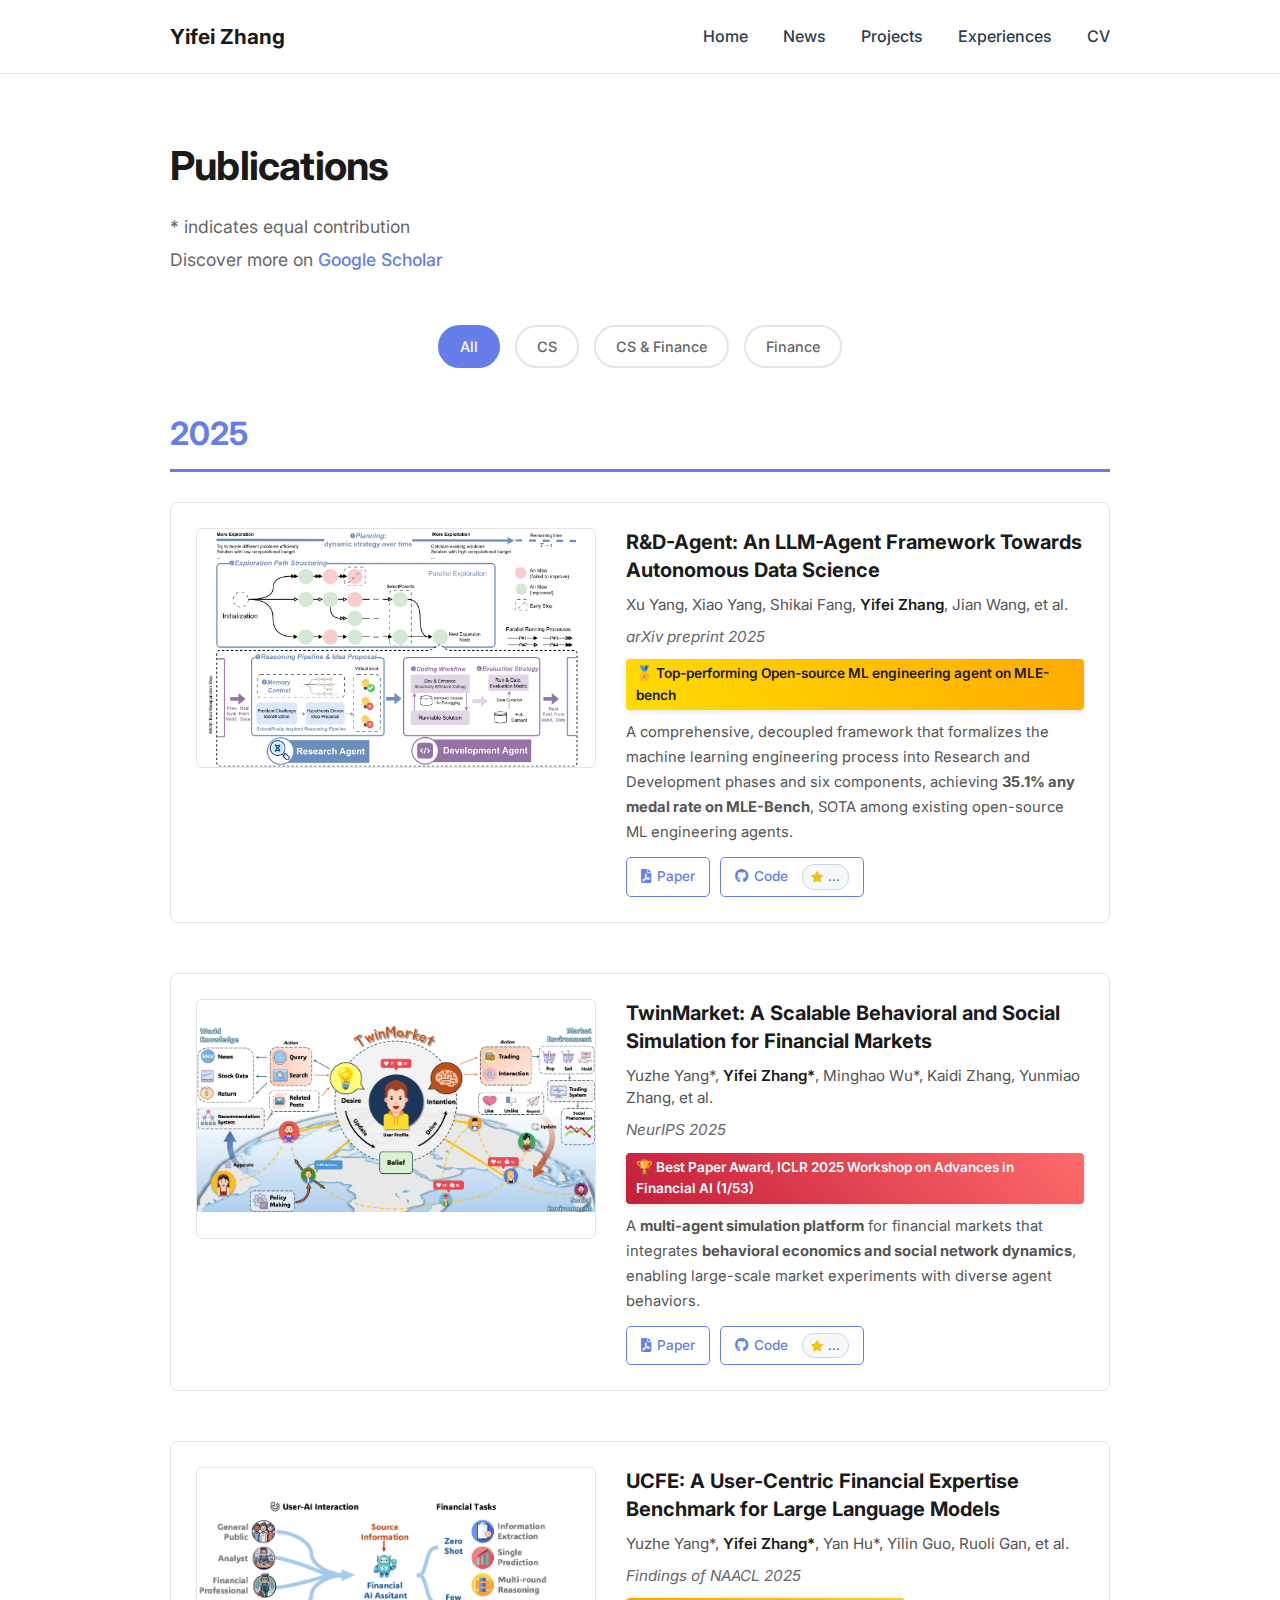
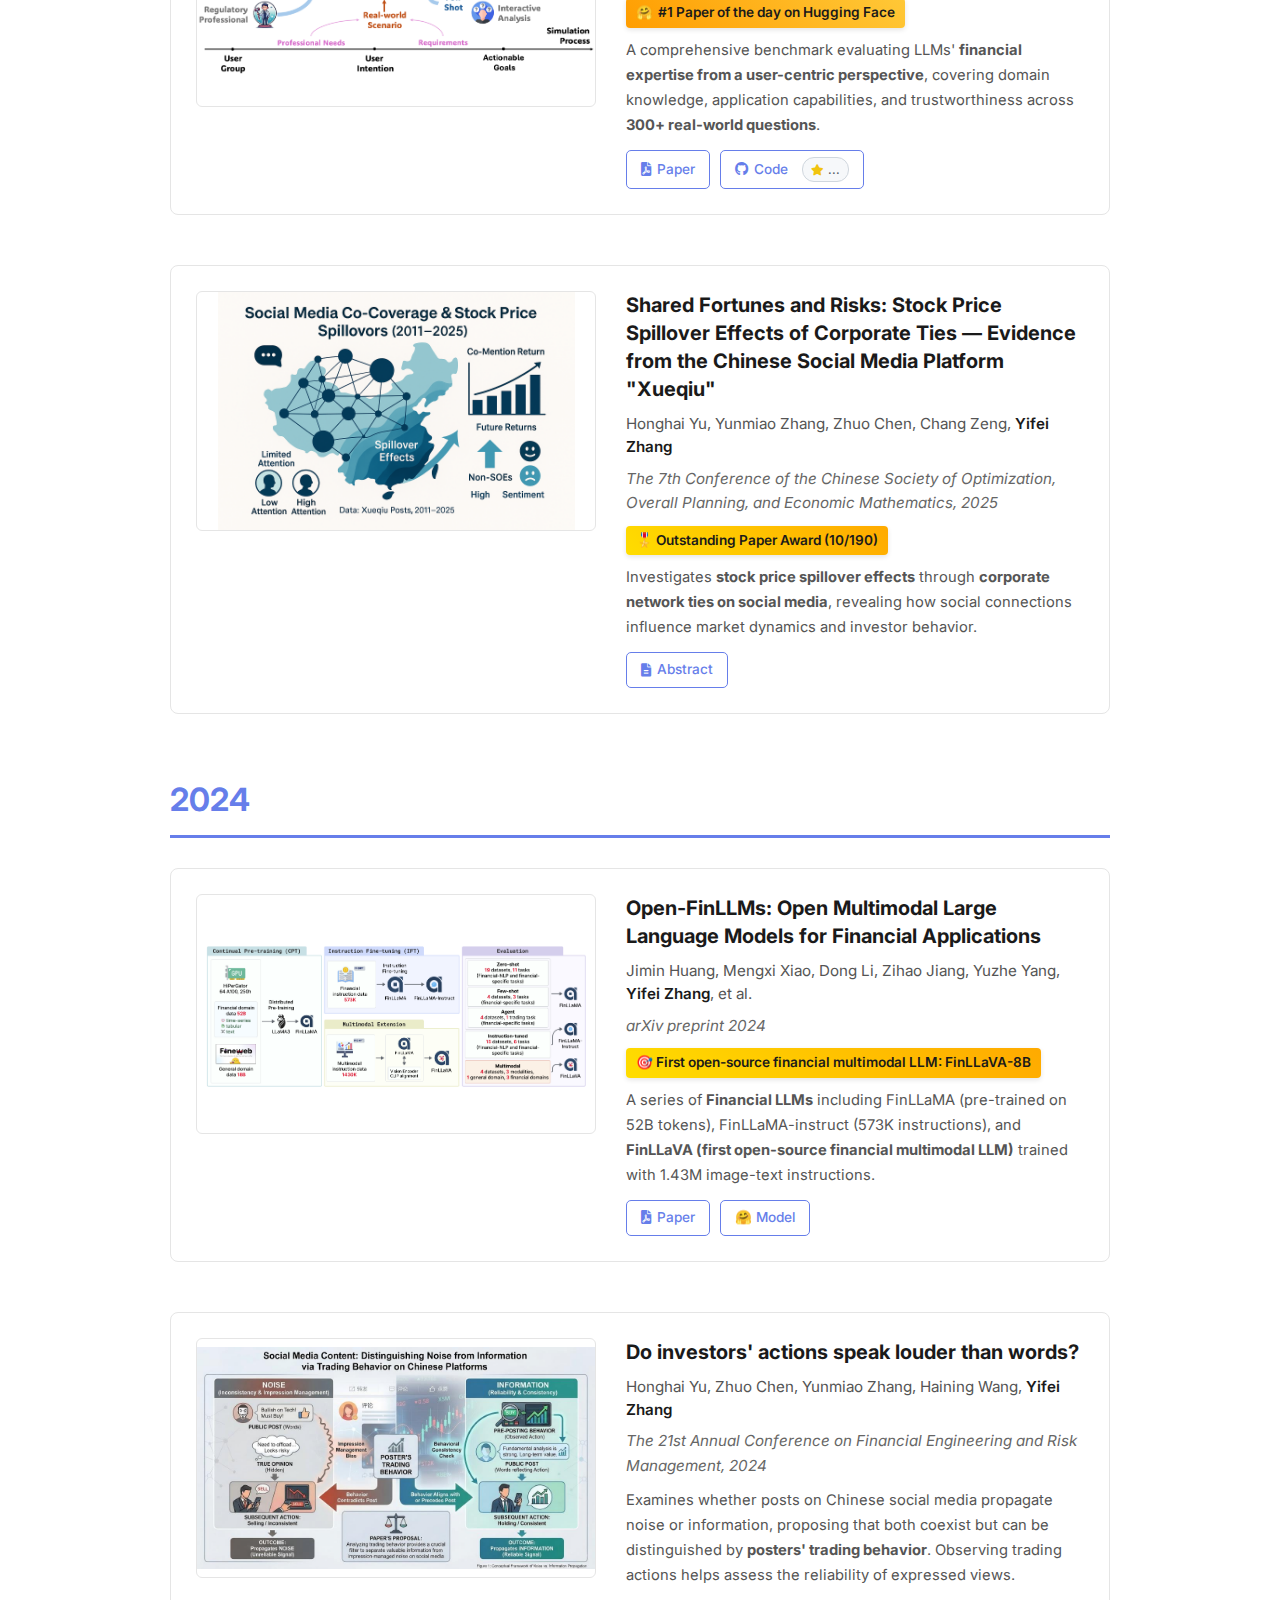
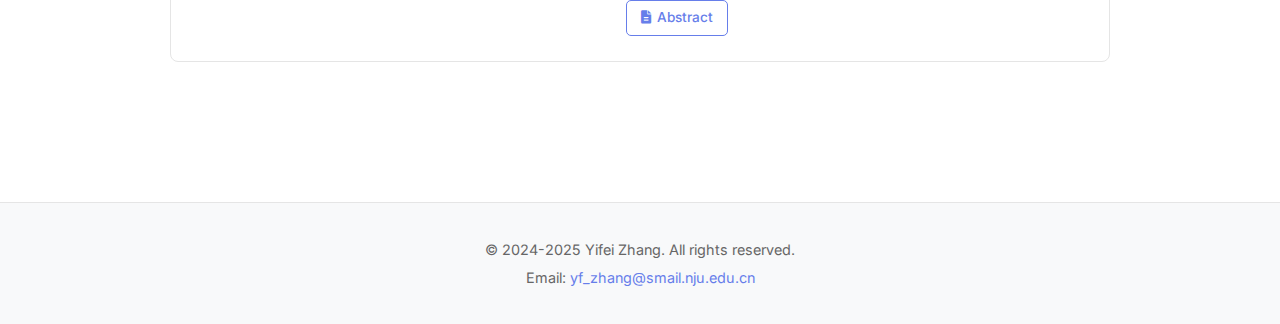
<file: publications.html>
<!DOCTYPE html>
<html lang="en">
<head>
    <meta charset="UTF-8">
    <meta name="viewport" content="width=device-width, initial-scale=1.0">
    <title>Publications - Yifei Zhang</title>
    <link rel="icon" type="image/png" href="img/nju.png">
    <link rel="stylesheet" href="https://cdnjs.cloudflare.com/ajax/libs/font-awesome/6.0.0/css/all.min.css">
    <link href="https://fonts.googleapis.com/css2?family=Inter:wght@300;400;500;600;700&display=swap" rel="stylesheet">
    <style>
        * {
            margin: 0;
            padding: 0;
            box-sizing: border-box;
        }

        body {
            font-family: 'Inter', -apple-system, BlinkMacSystemFont, sans-serif;
            font-size: 16px;
            line-height: 1.6;
            color: #2c3e50;
            background: #ffffff;
        }

        /* Header */
        header {
            background: white;
            padding: 20px 0;
            border-bottom: 1px solid #e5e5e5;
            position: sticky;
            top: 0;
            z-index: 100;
        }

        .container {
            max-width: 1000px;
            margin: 0 auto;
            padding: 0 30px;
        }

        .header-content {
            display: flex;
            justify-content: space-between;
            align-items: center;
        }

        .logo {
            font-size: 1.3rem;
            font-weight: 700;
            color: #1a1a1a;
            text-decoration: none;
        }

        nav ul {
            display: flex;
            list-style: none;
            gap: 35px;
        }

        nav a {
            text-decoration: none;
            color: #2c3e50;
            font-weight: 500;
            font-size: 1rem;
            transition: color 0.2s;
        }

        nav a:hover {
            color: #667eea;
        }

        /* Main Content */
        main {
            padding: 60px 0 80px;
        }

        .page-title {
            font-size: 2.5rem;
            font-weight: 700;
            color: #1a1a1a;
            margin-bottom: 15px;
            letter-spacing: -0.02em;
        }

        .page-subtitle {
            font-size: 1.1rem;
            color: #666;
            margin-bottom: 50px;
        }

        .filter-tags {
            display: flex;
            justify-content: center;
            gap: 15px;
            margin-bottom: 40px;
            flex-wrap: wrap;
        }

        .filter-tag {
            padding: 8px 20px;
            background: white;
            border: 2px solid #e5e5e5;
            border-radius: 25px;
            color: #666;
            font-size: 0.9rem;
            font-weight: 500;
            cursor: pointer;
            transition: all 0.3s;
        }

        .filter-tag:hover {
            border-color: #667eea;
            color: #667eea;
            transform: translateY(-2px);
        }

        .filter-tag.active {
            background: #667eea;
            border-color: #667eea;
            color: white;
        }

        .publication-card.hidden {
            display: none;
        }

        .year-section {
            margin-bottom: 60px;
        }

        .year-header {
            font-size: 2rem;
            font-weight: 700;
            color: #667eea;
            margin-bottom: 30px;
            padding-bottom: 10px;
            border-bottom: 3px solid #667eea;
        }

        .publication-card {
            display: flex;
            gap: 30px;
            margin-bottom: 50px;
            padding: 25px;
            background: #ffffff;
            border: 1px solid #e5e5e5;
            border-radius: 8px;
            transition: all 0.3s;
        }

        .publication-card:hover {
            box-shadow: 0 8px 20px rgba(0, 0, 0, 0.08);
            transform: translateY(-2px);
        }

        .pub-image {
            flex-shrink: 0;
            width: 400px;
            height: 240px;
            border-radius: 6px;
            overflow: hidden;
            background: #ffffff;
            display: flex;
            align-items: center;
            justify-content: center;
            border: 1px solid #e5e5e5;
        }

        .pub-image img {
            max-width: 100%;
            max-height: 100%;
            width: auto;
            height: auto;
            object-fit: contain;
            object-position: center center;
            image-rendering: auto;
            -ms-interpolation-mode: bicubic;
            display: block;
            margin: auto;
        }

        .pub-content {
            flex: 1;
            display: flex;
            flex-direction: column;
        }

        .pub-title {
            font-size: 1.25rem;
            font-weight: 700;
            color: #1a1a1a;
            margin-bottom: 10px;
            line-height: 1.4;
        }

        .pub-title a {
            color: inherit;
            text-decoration: none;
            transition: color 0.2s;
        }

        .pub-title a:hover {
            color: #667eea;
        }

        .pub-authors {
            font-size: 0.95rem;
            color: #555;
            margin-bottom: 8px;
            line-height: 1.5;
        }

        .pub-authors strong {
            color: #1a1a1a;
            font-weight: 600;
        }

        .pub-venue {
            font-size: 0.95rem;
            color: #666;
            font-style: italic;
            margin-bottom: 10px;
        }

        .pub-award {
            margin-bottom: 10px;
            font-size: 0.9rem;
        }

        .award-badge {
            display: inline-flex;
            align-items: center;
            gap: 5px;
            padding: 4px 10px;
            background: linear-gradient(45deg, #ffdd00, #ffaa00);
            color: #1a1a1a;
            border-radius: 4px;
            font-weight: 600;
            font-size: 0.85rem;
            box-shadow: 0 2px 5px rgba(0, 0, 0, 0.1);
        }

        .award-badge.best-paper {
            background: linear-gradient(45deg, #c41e3a, #ff6b6b);
            color: white;
        }

        .award-badge.huggingface {
            background: linear-gradient(45deg, #ff9d00, #ffc837);
            color: #1a1a1a;
        }

        .pub-description {
            font-size: 0.92rem;
            color: #555;
            line-height: 1.7;
            margin-bottom: 12px;
        }

        .pub-links {
            display: flex;
            flex-wrap: wrap;
            gap: 10px;
            margin-top: auto;
        }

        .pub-link-btn {
            display: inline-flex;
            align-items: center;
            gap: 6px;
            padding: 6px 14px;
            background: white;
            color: #667eea;
            text-decoration: none;
            border: 1px solid #667eea;
            border-radius: 5px;
            font-size: 0.85rem;
            font-weight: 500;
            transition: all 0.2s;
        }

        .pub-link-btn:hover {
            background: #667eea;
            color: white;
        }

        .pub-link-btn .github-stars {
            display: inline-flex;
            align-items: center;
            margin-left: 8px;
            padding: 2px 8px;
            background: #f6f8fa;
            border: 1px solid #d0d7de;
            border-radius: 12px;
            font-size: 0.75rem;
            color: #57606a;
            font-weight: 500;
            vertical-align: middle;
        }

        .pub-link-btn .github-stars i {
            color: #f1c40f;
            margin-right: 4px;
            font-size: 0.7rem;
        }

        .pub-link-btn:hover .github-stars {
            background: rgba(255, 255, 255, 0.2);
            border-color: rgba(255, 255, 255, 0.3);
            color: white;
        }

        .pub-link-btn:hover .github-stars i {
            color: #ffd700;
        }

        /* Footer */
        footer {
            background: #f8f9fa;
            padding: 30px 0;
            text-align: center;
            border-top: 1px solid #e5e5e5;
        }

        footer p {
            color: #666;
            font-size: 0.9rem;
            margin: 5px 0;
        }

        /* Responsive */
        @media (max-width: 768px) {
            .publication-card {
                flex-direction: column;
                gap: 20px;
            }

            .pub-image {
                width: 100%;
                height: 200px;
            }

            .page-title {
                font-size: 2rem;
            }

            .year-header {
                font-size: 1.6rem;
            }

            nav ul {
                gap: 20px;
            }

            nav a {
                font-size: 0.9rem;
            }
        }

        /* Back to Top Button */
        .back-to-top {
            position: fixed;
            bottom: 30px;
            right: 30px;
            background: linear-gradient(135deg, #667eea 0%, #764ba2 100%);
            color: white;
            border: none;
            border-radius: 50%;
            width: 50px;
            height: 50px;
            cursor: pointer;
            opacity: 0;
            visibility: hidden;
            transition: all 0.3s ease;
            box-shadow: 0 4px 15px rgba(102, 126, 234, 0.3);
            z-index: 999;
            display: flex;
            align-items: center;
            justify-content: center;
        }

        .back-to-top.show {
            opacity: 1;
            visibility: visible;
        }

        .back-to-top:hover {
            transform: translateY(-5px);
            box-shadow: 0 6px 20px rgba(102, 126, 234, 0.4);
        }

        .back-to-top:active {
            transform: translateY(-2px);
        }

        @media (max-width: 768px) {
            .back-to-top {
                bottom: 20px;
                right: 20px;
                width: 45px;
                height: 45px;
            }
        }
    </style>
</head>
<body>
    <!-- Header -->
    <header>
        <div class="container">
            <div class="header-content">
                <a href="index.html" class="logo">Yifei Zhang</a>
                <nav>
                    <ul>
                        <li><a href="index.html">Home</a></li>
                        <li><a href="index.html#news">News</a></li>
                        
                        <li><a href="index.html#projects">Projects</a></li>
                        <li><a href="index.html#experiences">Experiences</a></li>
                        <li><a href="pdf/en-cv-zyf.pdf" target="_blank">CV</a></li>
                    </ul>
                </nav>
            </div>
        </div>
    </header>

    <!-- Main Content -->
    <main>
        <div class="container">
            <h1 class="page-title">Publications</h1>
            <p class="page-subtitle" style="margin-top: 0; margin-bottom: 5px;">* indicates equal contribution</p> 
            <p class="page-subtitle" style="margin-top: 0;">
                Discover more on <a href="https://scholar.google.com/citations?user=b4rGdr4AAAAJ" target="_blank" style="color: #667eea; text-decoration: none; font-weight: 500;">Google Scholar</a>
            </p>

            <!-- Filter Tags -->
            <div class="filter-tags">
                <span class="filter-tag active" data-filter="all">All</span>
                <span class="filter-tag" data-filter="cs">CS</span>
                <span class="filter-tag" data-filter="cs-finance">CS & Finance</span>
                <span class="filter-tag" data-filter="finance">Finance</span>
            </div>

            <!-- 2025 -->
            <div class="year-section">
                <h2 class="year-header">2025</h2>

                <!-- R&D-Agent -->
                <div class="publication-card" data-tags="cs">
                    <div class="pub-image">
                        <img src="img/RDAgent.png" alt="R&D-Agent" onerror="this.parentElement.innerHTML='<i class=\'fas fa-image\' style=\'font-size: 3rem; color: #ccc;\'></i>'">
                    </div>
                    <div class="pub-content">
                        <div class="pub-title">
                            <a href="https://arxiv.org/abs/2505.14738" target="_blank">R&D-Agent: An LLM-Agent Framework Towards Autonomous Data Science</a>
                        </div>
                        <div class="pub-authors">
                            Xu Yang, Xiao Yang, Shikai Fang, <strong>Yifei Zhang</strong>, Jian Wang, et al.
                        </div>
                        <div class="pub-venue">
                            arXiv preprint 2025
                        </div>
                        <div class="pub-award">
                            <span class="award-badge">🏅 Top-performing Open-source ML engineering agent on MLE-bench</span>
                        </div>
                        <div class="pub-description">
                            A comprehensive, decoupled framework that formalizes the machine learning engineering process into Research and Development phases and six components, achieving <strong>35.1% any medal rate on MLE-Bench</strong>, SOTA among existing open-source ML engineering agents.
                        </div>
                        <div class="pub-links">
                            <a href="https://arxiv.org/abs/2505.14738" target="_blank" class="pub-link-btn">
                                <i class="fas fa-file-pdf"></i> Paper
                            </a>
                            <a href="https://github.com/microsoft/RD-Agent" target="_blank" class="pub-link-btn">
                                <i class="fab fa-github"></i> Code
                                <span class="github-stars" data-repo="microsoft/RD-Agent">
                                    <i class="fas fa-star"></i><span class="star-count">...</span>
                                </span>
                            </a>
                        </div>
                    </div>
                </div>

                <!-- TwinMarket -->
                <div class="publication-card" data-tags="cs-finance">
                    <div class="pub-image">
                        <img src="img/TwinMarket.jpg" alt="TwinMarket" onerror="this.parentElement.innerHTML='<i class=\'fas fa-image\' style=\'font-size: 3rem; color: #ccc;\'></i>'">
                    </div>
                    <div class="pub-content">
                        <div class="pub-title">
                            <a href="https://arxiv.org/abs/2502.01506" target="_blank">TwinMarket: A Scalable Behavioral and Social Simulation for Financial Markets</a>
                        </div>
                        <div class="pub-authors">
                            Yuzhe Yang*, <strong>Yifei Zhang*</strong>, Minghao Wu*, Kaidi Zhang, Yunmiao Zhang, et al.
                        </div>
                        <div class="pub-venue">
                            NeurIPS 2025
                        </div>
                        <div class="pub-award">
                            <span class="award-badge best-paper">🏆 Best Paper Award, ICLR 2025 Workshop on Advances in Financial AI (1/53)</span>
                        </div>
                        <div class="pub-description">
                            A <strong>multi-agent simulation platform</strong> for financial markets that integrates <strong>behavioral economics and social network dynamics</strong>, enabling large-scale market experiments with diverse agent behaviors.
                        </div>
                        <div class="pub-links">
                            <a href="https://arxiv.org/abs/2502.01506" target="_blank" class="pub-link-btn">
                                <i class="fas fa-file-pdf"></i> Paper
                            </a>
                            <a href="https://github.com/freedomintelligence/TwinMarket" target="_blank" class="pub-link-btn">
                                <i class="fab fa-github"></i> Code
                                <span class="github-stars" data-repo="freedomintelligence/TwinMarket">
                                    <i class="fas fa-star"></i><span class="star-count">...</span>
                                </span>
                            </a>
                        </div>
                    </div>
                </div>

                <!-- UCFE -->
                <div class="publication-card" data-tags="cs-finance">
                    <div class="pub-image">
                        <img src="img/UCFE.png" alt="UCFE" onerror="this.parentElement.innerHTML='<i class=\'fas fa-image\' style=\'font-size: 3rem; color: #ccc;\'></i>'">
                    </div>
                    <div class="pub-content">
                        <div class="pub-title">
                            <a href="https://arxiv.org/abs/2410.14059" target="_blank">UCFE: A User-Centric Financial Expertise Benchmark for Large Language Models</a>
                        </div>
                        <div class="pub-authors">
                            Yuzhe Yang*, <strong>Yifei Zhang*</strong>, Yan Hu*, Yilin Guo, Ruoli Gan, et al.
                        </div>
                        <div class="pub-venue">
                            Findings of NAACL 2025
                        </div>
                        <div class="pub-award">
                            <span class="award-badge huggingface">🤗 <a href="https://huggingface.co/papers/date/2024-10-21" target="_blank" style="color: inherit; text-decoration: none;">#1 Paper of the day on Hugging Face</a></span>
                        </div>
                        <div class="pub-description">
                            A comprehensive benchmark evaluating LLMs' <strong>financial expertise from a user-centric perspective</strong>, covering domain knowledge, application capabilities, and trustworthiness across <strong>300+ real-world questions</strong>.
                        </div>
                        <div class="pub-links">
                            <a href="https://arxiv.org/abs/2410.14059" target="_blank" class="pub-link-btn">
                                <i class="fas fa-file-pdf"></i> Paper
                            </a>
                            <a href="https://github.com/TobyYang7/UCFE-Benchmark" target="_blank" class="pub-link-btn">
                                <i class="fab fa-github"></i> Code
                                <span class="github-stars" data-repo="TobyYang7/UCFE-Benchmark">
                                    <i class="fas fa-star"></i><span class="star-count">...</span>
                                </span>
                            </a>
                        </div>
                    </div>
                </div>

                <!-- Shared Fortunes and Risks -->
                <div class="publication-card" data-tags="finance">
                    <div class="pub-image">
                        <img src="img/xiuqi.png" alt="Shared Fortunes" onerror="this.parentElement.innerHTML='<i class=\'fas fa-image\' style=\'font-size: 3rem; color: #ccc;\'></i>'">
                    </div>
                    <div class="pub-content">
                        <div class="pub-title">
                            Shared Fortunes and Risks: Stock Price Spillover Effects of Corporate Ties — Evidence from the Chinese Social Media Platform "Xueqiu"
                        </div>
                        <div class="pub-authors">
                            Honghai Yu, Yunmiao Zhang, Zhuo Chen, Chang Zeng, <strong>Yifei Zhang</strong>
                        </div>
                        <div class="pub-venue">
                            The 7th Conference of the Chinese Society of Optimization, Overall Planning, and Economic Mathematics, 2025
                        </div>
                        <div class="pub-award">
                            <span class="award-badge">🎖️ Outstanding Paper Award (10/190)</span>
                        </div>
                        <div class="pub-description">
                            Investigates <strong>stock price spillover effects</strong> through <strong>corporate network ties on social media</strong>, revealing how social connections influence market dynamics and investor behavior.
                        </div>
                        <div class="pub-links">
                            <a href="#" onclick="toggleAbstract('abstract-shared-fortunes'); return false;" class="pub-link-btn">
                                <i class="fas fa-file-alt"></i> Abstract
                            </a>
                        </div>
                        <div id="abstract-shared-fortunes" style="display: none; margin-top: 15px; padding: 15px; background: #f0f4ff; border-left: 3px solid #667eea; border-radius: 4px; font-size: 0.9rem; line-height: 1.7;">
                            <strong>Abstract:</strong> This paper investigates the <strong>stock price spillover effects</strong> arising from <strong>corporate network ties on the Chinese social media platform "Xueqiu"</strong>. By constructing a comprehensive dataset of corporate relationships and stock price movements, we analyze how information and sentiment propagate through social networks and impact stock valuations. Our findings reveal significant spillover effects where connected firms experience correlated price movements, particularly during periods of high market volatility. We identify key mechanisms through which social media amplifies these effects, including information cascades, herding behavior, and investor attention. The results provide important insights into the role of social media in modern financial markets and have implications for portfolio management, risk assessment, and regulatory policy.
                        </div>
                    </div>
                </div>
            </div>

            <!-- 2024 -->
            <div class="year-section">
                <h2 class="year-header">2024</h2>

                <!-- Open-FinLLMs -->
                <div class="publication-card" data-tags="cs-finance">
                    <div class="pub-image">
                        <img src="img/finllava.png" alt="Open-FinLLMs" onerror="this.parentElement.innerHTML='<i class=\'fas fa-image\' style=\'font-size: 3rem; color: #ccc;\'></i>'">
                    </div>
                    <div class="pub-content">
                        <div class="pub-title">
                            <a href="https://arxiv.org/abs/2408.11878" target="_blank">Open-FinLLMs: Open Multimodal Large Language Models for Financial Applications</a>
                        </div>
                        <div class="pub-authors">
                            Jimin Huang, Mengxi Xiao, Dong Li, Zihao Jiang, Yuzhe Yang, <strong>Yifei Zhang</strong>, et al.
                        </div>
                        <div class="pub-venue">
                            arXiv preprint 2024
                        </div>
                        <div class="pub-award">
                            <span class="award-badge">🎯 First open-source financial multimodal LLM: FinLLaVA-8B</span>
                        </div>
                        <div class="pub-description">
                            A series of <strong>Financial LLMs</strong> including FinLLaMA (pre-trained on 52B tokens), FinLLaMA-instruct (573K instructions), and <strong>FinLLaVA (first open-source financial multimodal LLM)</strong> trained with 1.43M image-text instructions.
                        </div>
                        <div class="pub-links">
                            <a href="https://arxiv.org/abs/2408.11878" target="_blank" class="pub-link-btn">
                                <i class="fas fa-file-pdf"></i> Paper
                            </a>
                            <a href="https://huggingface.co/collections/TheFinAI/open-finllms" target="_blank" class="pub-link-btn">
                                🤗 Model
                            </a>
                        </div>
                    </div>
                </div>

                <!-- Do Investors Speak Louder -->
                <div class="publication-card" data-tags="finance">
                    <div class="pub-image">
                        <img src="img/yxyz.jpg" alt="Do Investors Speak Louder" onerror="this.parentElement.innerHTML='<i class=\'fas fa-image\' style=\'font-size: 3rem; color: #ccc;\'></i>'">
                    </div>
                    <div class="pub-content">
                        <div class="pub-title">
                            Do investors' actions speak louder than words?
                        </div>
                        <div class="pub-authors">
                            Honghai Yu, Zhuo Chen, Yunmiao Zhang, Haining Wang, <strong>Yifei Zhang</strong>
                        </div>
                        <div class="pub-venue">
                            The 21st Annual Conference on Financial Engineering and Risk Management, 2024
                        </div>
                        <div class="pub-description">
                            Examines whether posts on Chinese social media propagate noise or information, proposing that both coexist but can be distinguished by <strong>posters' trading behavior</strong>. Observing trading actions helps assess the reliability of expressed views.
                        </div>
                        <div class="pub-links">
                            <a href="#" onclick="toggleAbstract('abstract-investors'); return false;" class="pub-link-btn">
                                <i class="fas fa-file-alt"></i> Abstract
                            </a>
                        </div>
                        <div id="abstract-investors" style="display: none; margin-top: 15px; padding: 15px; background: #f0f4ff; border-left: 3px solid #667eea; border-radius: 4px; font-size: 0.9rem; line-height: 1.7;">
                            <strong>Abstract:</strong> A large body of literature has examined whether posts on social media propagate noise or information. In this paper, we propose that both coexist on Chinese social media platforms but can be distinguished by posters' trading behavior. Individuals may post articles on social media that do not reflect their true opinions, often for impression management purposes, resulting in inconsistency between their words and subsequent actions. Additionally, observing a poster's trading behavior prior to posting can help assess the reliability of their expressed views.
                        </div>
                    </div>
                </div>
            </div>
        </div>
    </main>

    <!-- Footer -->
    <footer>
        <div class="container">
            <p>&copy; 2024-2025 Yifei Zhang. All rights reserved.</p>
            <p>Email: <a href="mailto:yf_zhang@smail.nju.edu.cn" style="color: #667eea; text-decoration: none;">yf_zhang@smail.nju.edu.cn</a></p>
        </div>
    </footer>

    <!-- Back to Top Button -->
    <button id="backToTop" class="back-to-top" title="Back to top">
        <svg width="24" height="24" viewBox="0 0 24 24" fill="none" stroke="currentColor" stroke-width="2" stroke-linecap="round" stroke-linejoin="round">
            <polyline points="18 15 12 9 6 15"></polyline>
        </svg>
    </button>

    <script>
        // Toggle abstract display
        function toggleAbstract(id) {
            const abstract = document.getElementById(id);
            if (abstract.style.display === 'none' || abstract.style.display === '') {
                abstract.style.display = 'block';
            } else {
                abstract.style.display = 'none';
            }
        }

        // Fetch GitHub stars
        async function fetchGitHubStars(repo) {
            try {
                const response = await fetch(`https://api.github.com/repos/${repo}`);
                if (response.ok) {
                    const data = await response.json();
                    return data.stargazers_count;
                }
            } catch (error) {
                console.error(`Error fetching stars for ${repo}:`, error);
            }
            return null;
        }

        // Format star count
        function formatStarCount(count) {
            if (count >= 1000) {
                return (count / 1000).toFixed(1) + 'k';
            }
            return count.toString();
        }

        // Load GitHub stars for all repos
        async function loadGitHubStars() {
            const starElements = document.querySelectorAll('.github-stars');
            for (const element of starElements) {
                const repo = element.getAttribute('data-repo');
                if (repo) {
                    const stars = await fetchGitHubStars(repo);
                    if (stars !== null) {
                        const countSpan = element.querySelector('.star-count');
                        countSpan.textContent = formatStarCount(stars);
                    }
                }
            }
        }

        // Load stars when page loads
        document.addEventListener('DOMContentLoaded', function() {
            loadGitHubStars();
        });

        // Filter publications by tag
        const filterTags = document.querySelectorAll('.filter-tag');
        const publications = document.querySelectorAll('.publication-card');

        filterTags.forEach(tag => {
            tag.addEventListener('click', function() {
                // Update active state
                filterTags.forEach(t => t.classList.remove('active'));
                this.classList.add('active');

                const filter = this.getAttribute('data-filter');

                // Filter publications
                publications.forEach(pub => {
                    const tags = pub.getAttribute('data-tags');
                    
                    if (filter === 'all') {
                        pub.classList.remove('hidden');
                    } else if (tags && tags.includes(filter)) {
                        pub.classList.remove('hidden');
                    } else {
                        pub.classList.add('hidden');
                    }
                });
            });
        });

        // Back to Top Button
        const backToTopButton = document.getElementById('backToTop');

        window.addEventListener('scroll', function() {
            if (window.pageYOffset > 300) {
                backToTopButton.classList.add('show');
            } else {
                backToTopButton.classList.remove('show');
            }
        });

        backToTopButton.addEventListener('click', function() {
            window.scrollTo({
                top: 0,
                behavior: 'smooth'
            });
        });
    </script>
</body>
</html>
</file>
